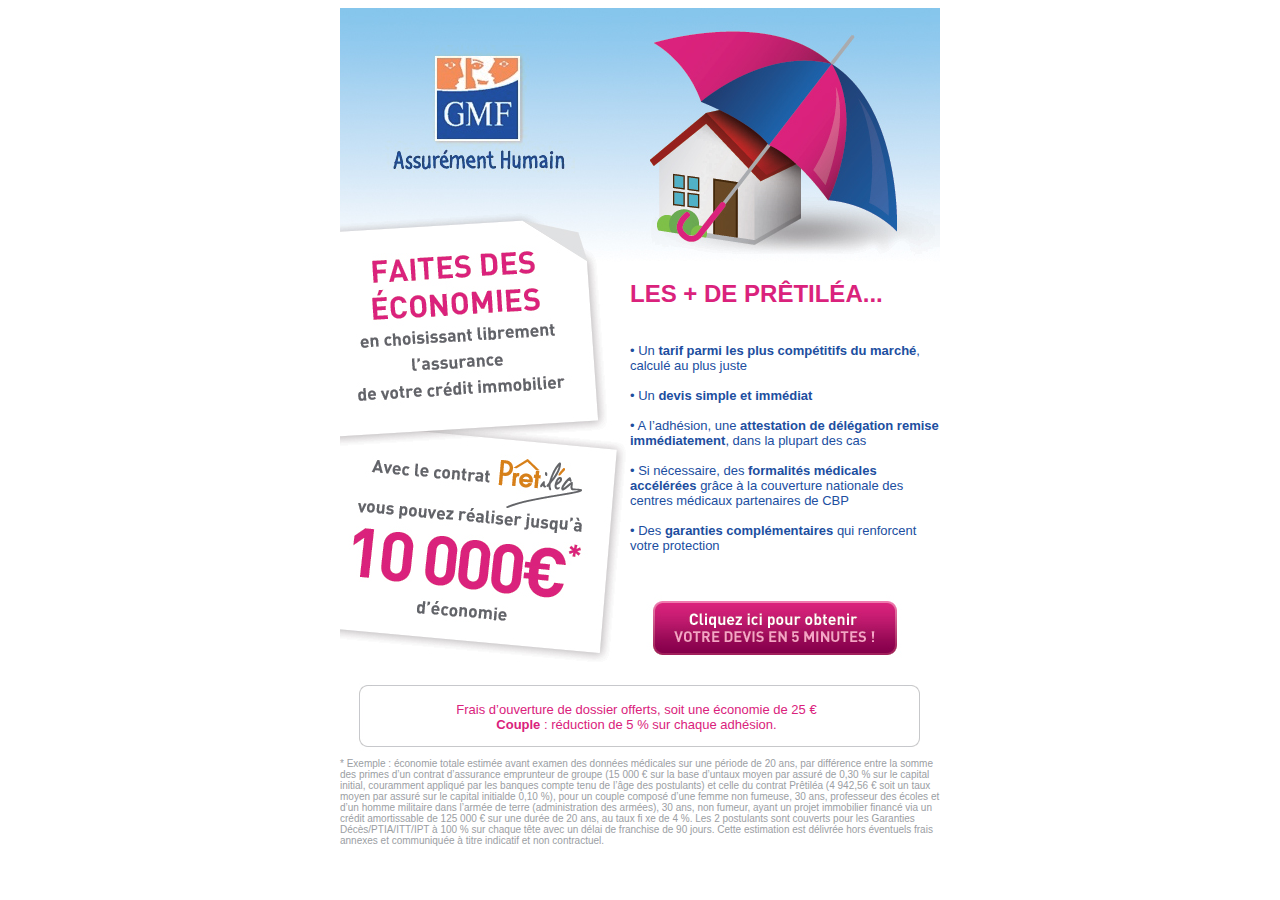
<file: Newsletters/GMF/index.html>
<!DOCTYPE HTML PUBLIC "-//W3C//DTD HTML 4.01 Transitional//EN" "http://www.w3.org/TR/html4/loose.dtd">
<html>
  <head>
    <meta http-equiv="Content-Type" content="text/html; charset=utf-8">
    <title>Newsletter GMF</title>
  </head>

  <body>
    <table width="600" border="0" cellspacing="0" cellpadding="0" align="center">
      <tr>
        <td colspan="4"><img src="assets/img/gmf_01.jpg" alt="decor" width="600" height="37"></td>
      </tr>
      <tr>
        <td width="290"><img src="assets/img/gmf_02.jpg" alt="decor" width="45" height="144"></td>
        <td width="290"><a href="#" title="GMF" target="_blank"><img src="assets/img/gmf_03.jpg" alt="GMF" width="190" height="144"></a></td>
        <td width="290"><img src="assets/img/gmf_04.jpg" alt="decor" width="55" height="144"></td>
        <td width="309"><img src="assets/img/gmf_05.jpg" alt="home01" width="310" height="144"></td>
      </tr>
      <tr>
        <td colspan="3"><img src="assets/img/gmf_06.jpg" alt="faire des economies" title="faire des economies" width="290" height="89"></td>
        <td><img src="assets/img/gmf_07.jpg" alt="decor" width="310" height="89"></td>
      </tr>
      <tr>
        <td height="394" width="290" colspan="3" rowspan="3"><img src="assets/img/gmf_08.jpg"  alt="faire des economies" title="faire des economies" width="290" height="394"></td>
        <td height="31"><font color="da227c" face="Arial, Helvetica, sans-serif"  size="5pt" style="text-transform:uppercase;"><b>Les + de Prêtiléa...</b></font></td>
      </tr>
      <tr>
        <td><font color="204e9f" face="Arial, Helvetica, sans-sherif" size="2">• Un <b>tarif parmi les plus compétitifs du marché</b>, calculé au plus juste<br><br>
          • Un <b>devis simple et immédiat</b><br><br>
          • A l’adhésion, une <b>attestation de délégation remise immédiatement</b>, dans la plupart des cas<br><br>
          • Si nécessaire, des <b>formalités médicales accélérées</b> grâce à la couverture nationale des centres médicaux partenaires de CBP<br><br>
          • Des <b>garanties complémentaires</b> qui renforcent votre protection</font>
        </td>
      </tr>
      <tr>
        <td height="86"><a href="#" title="devis" target="_blank"><img title="devis" alt="devis" src="assets/img/gmf_10.jpg" width="310" height="86"></a></td>
      </tr>
    </table>

    <table width="600" border="0" cellspacing="0" cellpadding="0" align="center">
		<tr>
		  <td width="85" height="86" rowspan="3"><img src="assets/img/gmf_11.jpg" alt="decor" width="85" height="86"></td>
		  <td width="315" height="23" ><img src="assets/img/gmf_12.jpg" alt="decor" width="423" height="23"></td>
		  <td width="200" height="86" rowspan="3"><img src="assets/img/gmf_13.jpg" alt="decor" width="92" height="86"></td>
		</tr>
		<tr>
		  <td height="43"><center><font color="da227c" face="Arial, Helvetica, sans-sherif" size="2">Frais d’ouverture de dossier offerts, soit une économie de 25 €<br>
		  <b>Couple</b> : réduction de 5 % sur chaque adhésion.</font></center></td>
		</tr>
		
		<tr>
		  <td><img src="assets/img/gmf_15.jpg" alt="decor" width="423" height="20"></td>
		</tr>
		<tr>
		  <td colspan="3"><font color="9b9ea3" face="Arial, Helvetica, sans-sherif" size="1">* Exemple : économie totale estimée avant examen des données médicales sur une période de 20 ans, par différence entre la somme des primes d’un contrat d’assurance emprunteur de groupe (15 000 € sur la base d’untaux moyen par assuré de 0,30 % sur le capital initial, couramment appliqué par les banques compte tenu de l’âge des postulants) et celle du contrat Prêtiléa (4 942,56 € soit un taux moyen par assuré sur le capital initialde 0,10 %), pour un couple composé d’une femme non fumeuse, 30 ans, professeur des écoles et d’un homme militaire dans l’armée de terre (administration des armées), 30 ans, non fumeur, ayant un projet immobilier financé via un crédit amortissable de 125 000 € sur une durée de 20 ans, au taux fi xe de 4 %. Les 2 postulants sont couverts pour les Garanties Décès/PTIA/ITT/IPT à 100 % sur chaque tête avec un délai de franchise de 90 jours. Cette estimation est délivrée hors éventuels frais annexes et communiquée à titre indicatif et non contractuel.</font></td>
		</tr>
	</table>
</body>
</html>
</file>
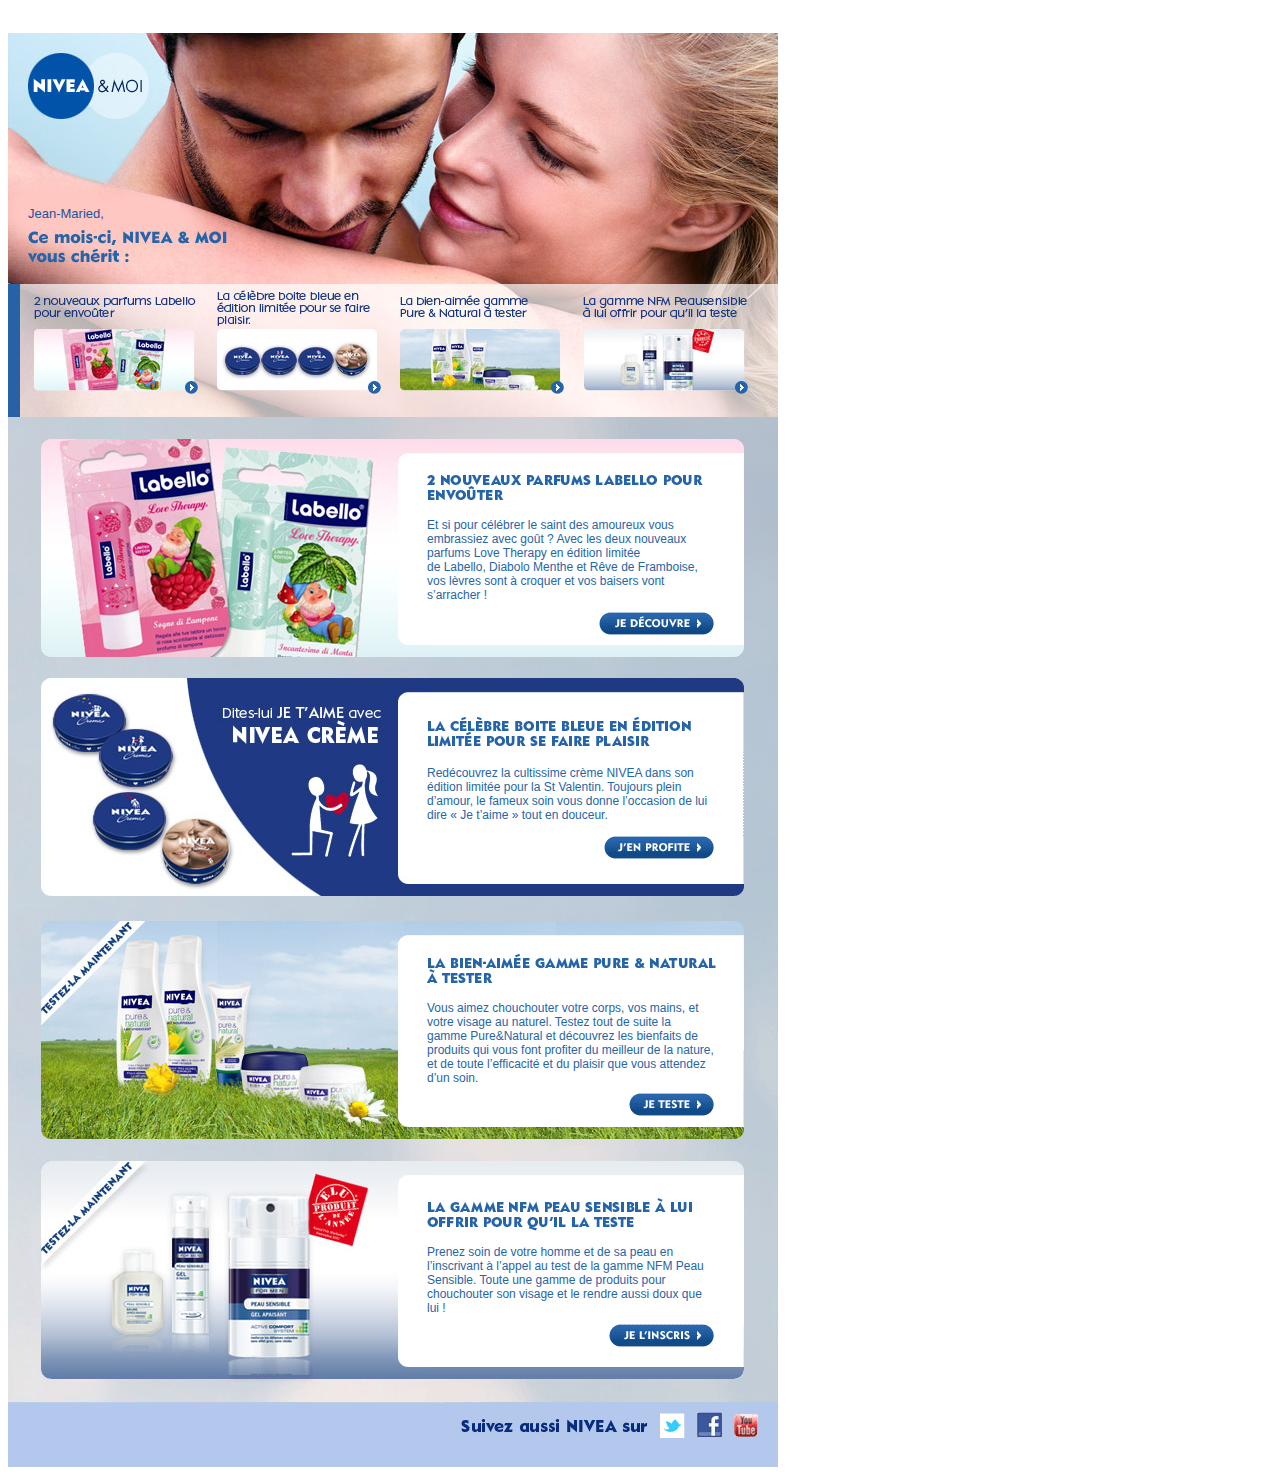
<file: Newsletters/NETM/index.html>
<!DOCTYPE HTML PUBLIC "-//W3C//DTD HTML 4.01 Transitional//EN"
"http://www.w3.org/TR/html4/loose.dtd">
<html>
<head>

<style type="text/css">
.texte_art {
	font-size: 12px;
	font-family: Arial, Helvetica, sans-serif;
	color: #2665a8;
}
</style>
<meta http-equiv="Content-Type" content="text/html; charset=utf-8">
</head>
<body>

		
<table width="770px" border="0" cellspacing="0" cellpadding="0">
<tr width="770px" height="25px" bgcolor="#cecece">
  			
        </tr>
  <tr>
    <td><table width="770" border="0" align="center" cellpadding="0" cellspacing="0">
      <tr>
        <td height="170" colspan="2"><a href="#" target="_blank"><img src="assets/img/niveau-header_01.jpg" alt="Nivea &amp; moi" width="172" height="170" border="0" style="display:block;"></a></td>
        <td width="598" height="251" rowspan="3"><a href="#" target="_blank"><img src="assets/img/niveau-header_02.jpg" alt="Nivea &amp; moi" width="598" height="251" border="0" style="display:block;"></a></td>
      </tr>
      <tr>
        <td width="20" bgcolor="#fec7c1"><a href="#" target="_blank"><img src="assets/img/niveau-header_03.png" alt="Nivea &amp; moi" width="20" height="21" border="0" style="display:block;"></a></td>
        <td width="152" height="21" bgcolor="#fec7c1"><font color="#1d539e" size="2" face="Arial, Helvetica, sans-serif">Jean-Maried,</font></td>
      </tr>
      <tr>
        <td height="60" colspan="2"><a href="#" target="_blank"><img src="assets/img/niveau-header_05.jpg" alt="Nivea &amp; moi" width="172" height="60" border="0" style="display:block;"></a></td>
      </tr>
    </table></td>
  </tr>
</table>
<table width="770" border="0" cellpadding="0" cellspacing="0">
  <tr>
    <td width="201" height="133" ><img src="assets/img/nivea-fevrier_07.jpg" width="201" height="133"></td>
    <td width="181"><img src="assets/img/nivea-fevrier_08.jpg" width="181" height="133"></td>
    <td width="171"><img src="assets/img/nivea-fevrier_09.jpg" width="181" height="133"></td>
    <td><img src="assets/img/nivea-fevrier_10.jpg" width="207" height="133"></td>
  </tr>
</table>
<table width="770" border="0" cellspacing="0" cellpadding="0">
  <tr>
    <td width="419" rowspan="3"><img src="assets/img/nivea-fevrier_11.jpg" width="419" height="252"></td>
    <td colspan="2"><img src="assets/img/nivea-fevrier_12.png" width="351" height="90"></td>
  </tr>
  <tr>
    <td width="287" height="100" class="texte_art">Et si pour célébrer le saint des amoureux vous embrassiez avec goût ? Avec les deux nouveaux parfums Love Therapy en édition limitée<br>
    de Labello, Diabolo Menthe et Rêve de Framboise, vos lèvres sont à croquer et vos baisers vont s’arracher !</td>
    <td width="64"><img src="assets/img/nivea-fevrier_14.png" width="64" height="105"></td>
  </tr>
  <tr>
    <td colspan="2"><img src="assets/img/nivea-fevrier_15.png" width="351" height="57"></td>
  </tr>
    <tr>
    <td width="419" rowspan="3"><img src="assets/img/nivea-fevrier_16.jpg" width="419" height="242"></td>
    <td colspan="2"><img src="assets/img/nivea-fevrier_17.png" width="351" height="83"></td>
  </tr>
  <tr>
    <td width="287" height="84" class="texte_art">Redécouvrez la cultissime crème NIVEA dans son édition limitée pour la St Valentin. Toujours plein d’amour, le fameux soin vous donne l’occasion de lui dire « Je t’aime » tout en douceur.</td>
    <td width="64"><img src="assets/img/nivea-fevrier_19.png" width="64" height="84"></td>
  </tr>
  <tr>
    <td colspan="2"><img src="assets/img/nivea-fevrier_20.png" width="351" height="75"></td>
  </tr>
    <tr>
    <td width="419" rowspan="3"><img src="assets/img/nivea-fevrier_21.jpg" width="419" height="239"></td>
    <td colspan="2"><img src="assets/img/nivea-fevrier_22.png" width="351" height="82"></td>
  </tr>
  <tr>
    <td width="287" height="100" class="texte_art">Vous aimez chouchouter votre corps, vos mains, et votre visage au naturel. Testez tout de suite la gamme Pure&amp;Natural et découvrez les bienfaits de produits qui vous font profiter du meilleur de la nature, et de toute l’efficacité et du plaisir que vous attendez d’un soin.</td>
    <td width="64"><img src="assets/img/nivea-fevrier_24.png" width="64" height="100"></td>
  </tr>
  <tr>
    <td colspan="2"><img src="assets/img/nivea-fevrier_25.png" width="351" height="57"></td>
  </tr>
    <tr>
    <td width="419" rowspan="3"><img src="assets/img/nivea-fevrier_26.jpg" width="419" height="253"></td>
    <td colspan="2"><img src="assets/img/nivea-fevrier_27.png" width="351" height="86"></td>
  </tr>
  <tr>
    <td width="287" height="88" class="texte_art">Prenez soin de votre homme et de sa peau en l’inscrivant à l’appel au test de la gamme NFM Peau Sensible. Toute une gamme de produits pour chouchouter son visage et le rendre aussi doux que lui !</td>
    <td width="64"><img src="assets/img/nivea-fevrier_29.png" width="64" height="88"></td>
  </tr>
  <tr>
    <td height="79" colspan="2"><img src="assets/img/nivea-fevrier_30.png" width="351" height="79"></td>
  </tr>
</table>
<table width="770" border="0" cellspacing="0" cellpadding="0">
  <tr>
    <td width="683"><img src="assets/img/nivea-fevrier_31.png" width="648" height="46"></td>
    <td width="36"><img src="assets/img/nivea-fevrier_32.png" width="35" height="46"></td>
    <td width="39"><img src="assets/img/nivea-fevrier_33.png" width="35" height="46"></td>
    <td width="12"><img src="assets/img/nivea-fevrier_34.png" width="52" height="46"></td>
  </tr>
  <tr bgcolor="#b4c8ed">
    <td>&nbsp;</td>
    <td>&nbsp;</td>
    <td>&nbsp;</td>
    <td>&nbsp;</td>
  </tr>
</table>



















</body>
</html>
</file>
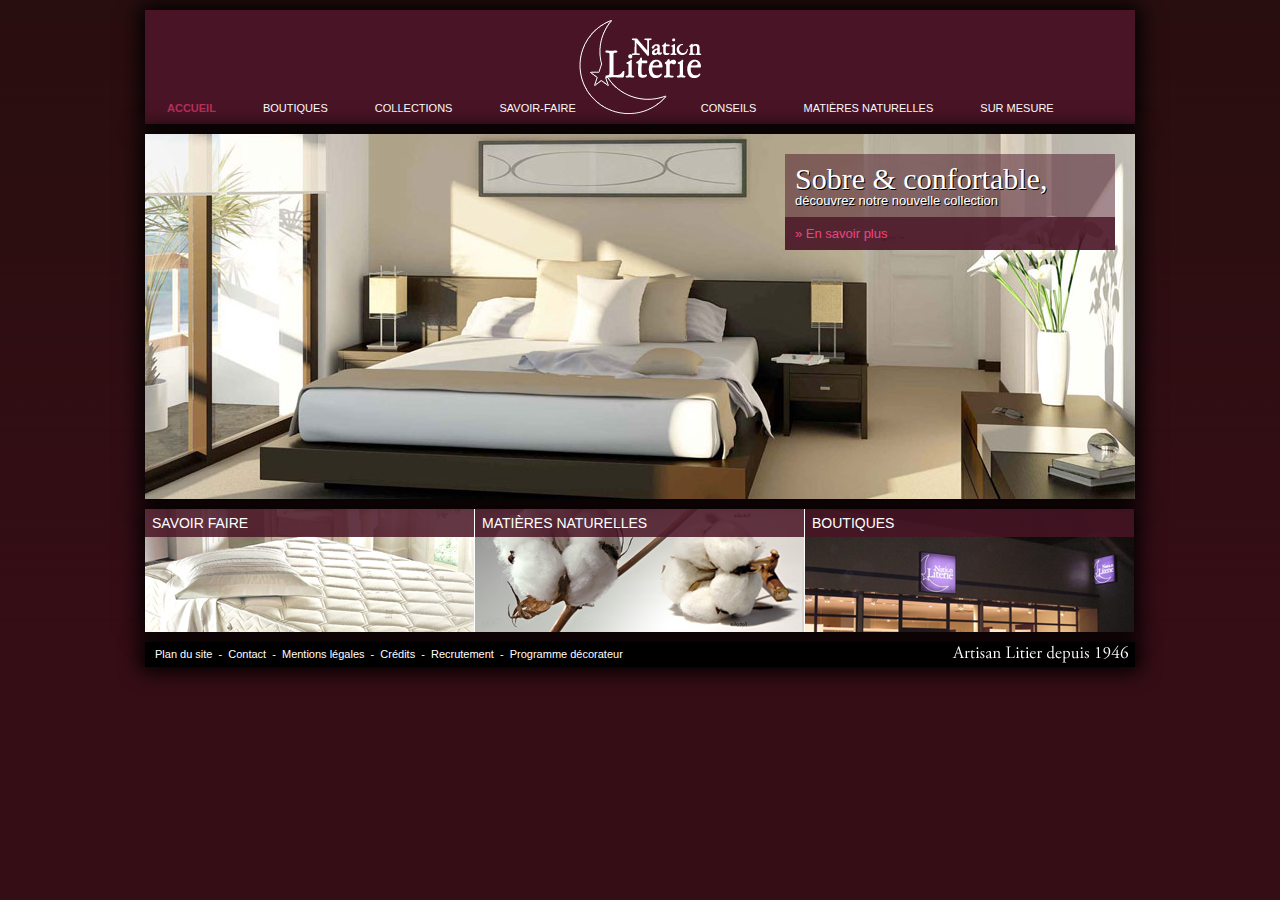
<file: Web/Nation-literie/index.html>
<!DOCTYPE html PUBLIC "-//W3C//DTD XHTML 1.0 Transitional//EN" "http://www.w3.org/TR/xhtml1/DTD/xhtml1-transitional.dtd">
<html xmlns="http://www.w3.org/1999/xhtml">
<head>
<meta http-equiv="Content-Type" content="text/html; charset=utf-8" />
<title>Nation Literie</title>
<link href="assets/css/reset.css" rel="stylesheet" type="text/css" />
<link href="assets/css/styles2.css" rel="stylesheet" type="text/css" />
</head>

<body class="homepage">

<div id="wrapper">
    <div id="header">
        <div id="logo"><a href=""><img src="assets/img/logo.png" alt="logo nation literie" /></a></div>
        <ul id="nav">
            <li class="active"><a href="">Accueil</a></li>
            <li><a href="">Boutiques</a></li>
            <li><a href="">Collections</a></li>
            <li class="space"><a href="">Savoir-faire</a></li>
            <li><a href="">Conseils</a></li>
            <li><a href="">matières naturelles</a></li>
            <li><a href="">Sur Mesure</a></li>
        </ul>
    </div><!-- FIN header -->
    <div id="content">
    	<h1>Nation Literie, artisan litier depuis 1946</h1>
        <a href=""><img src="assets/img/visual.jpg" alt="" /></a>
        <div class="text">
            <h2><span>Sobre &amp; confortable,</span> découvrez notre nouvelle collection</h2>
            <a href="">&raquo; En savoir plus</a>
        </div>
    </div><!-- FIN content -->
    <div id="boxes">
        <div class="box">
            <h3>Savoir Faire</h3>
            <a href=""><img src="assets/img/savoir-faire.jpg" alt="" /></a>
        </div>
        <div class="box">
            <h3>Matières Naturelles</h3>
            <a href=""><img src="assets/img/matieres-naturelles.jpg" alt="" /></a>
        </div>
        <div class="box last">
            <h3>Boutiques</h3>
            <a href=""><img src="assets/img/boutiques.jpg" alt="" /></a>
        </div>
    </div><!-- FIN boxes -->
    <div id="footer">
        <a href="">Plan du site</a> - <a href="">Contact</a> - <a href="">Mentions légales</a> - <a href="">Crédits</a> - <a href="">Recrutement</a> - <a href="">Programme décorateur</a>
        <p>Artisan litier depuis 1946</p>
    </div><!-- FIN footer -->
</div><!-- FIN wrapper -->

</body>
</html>
</file>
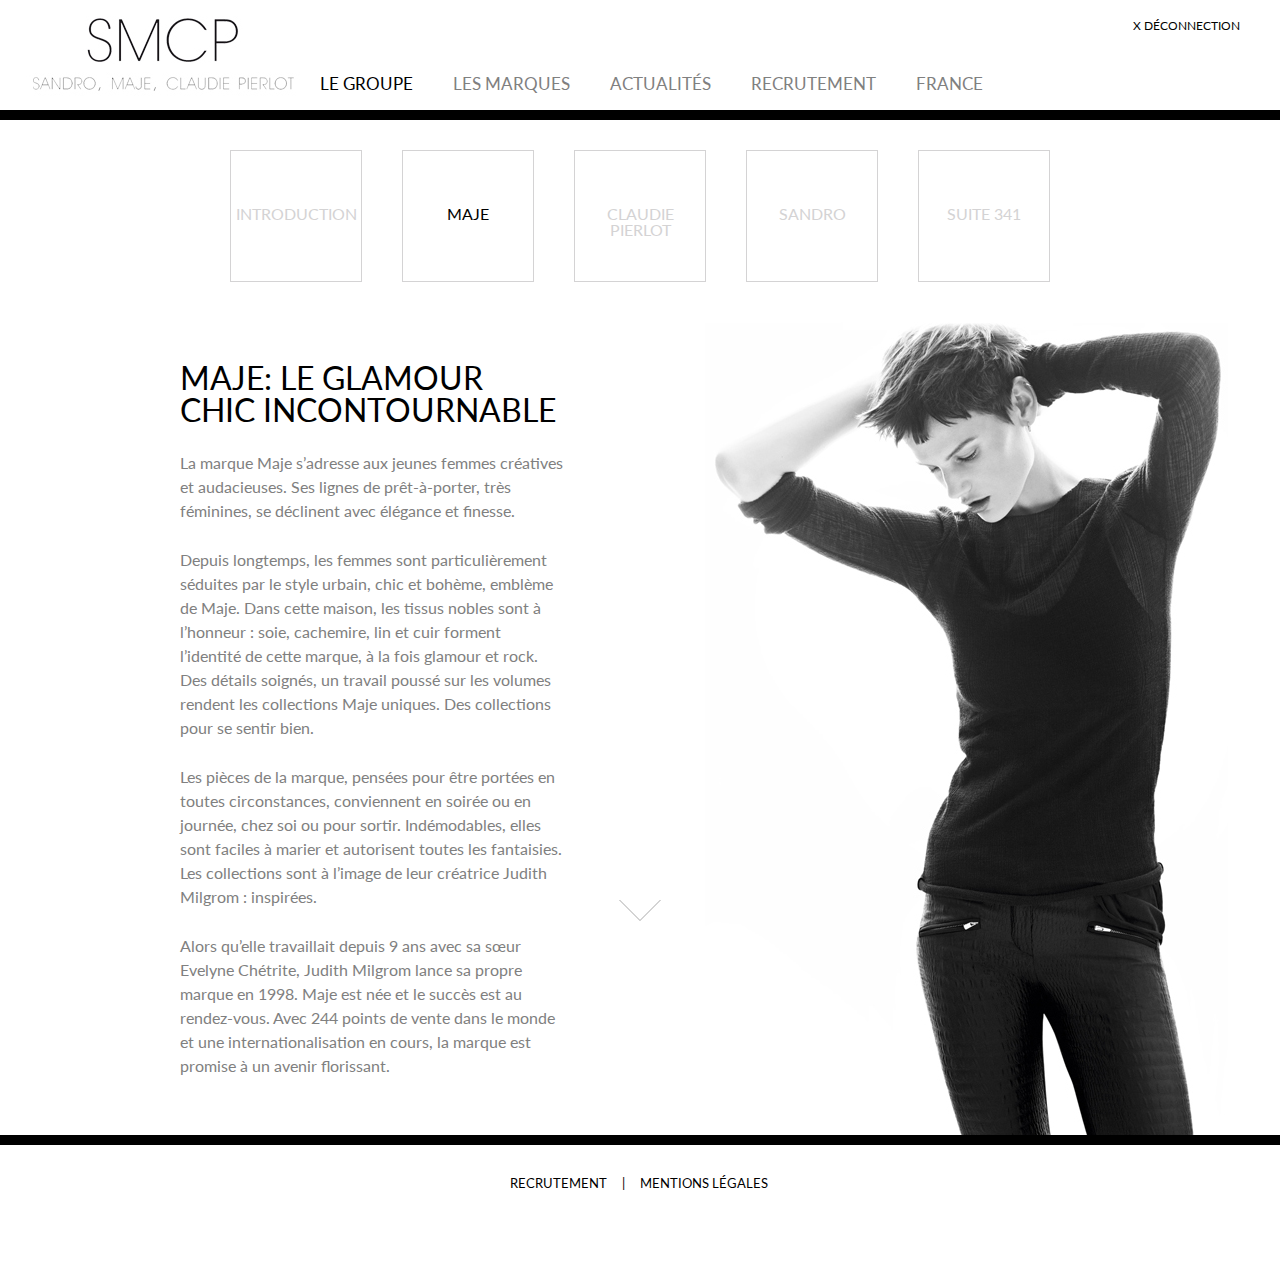
<file: Web/SMCP/index.html>
<!DOCTYPE html PUBLIC "-//W3C//DTD XHTML 1.0 Strict//EN" "http://www.w3.org/TR/xhtml1/DTD/xhtml1-strict.dtd">
<html xmlns="http://www.w3.org/1999/xhtml" xml:lang="fr" lang="fr">
	<head>
    	<title>SMCP</title>
     	<meta http-equiv="Content-Type" content="text/html; charset=utf-8" />
     	<link href="assets/css/reset.css" rel="stylesheet" type="text/css" />
     	<link href='http://fonts.googleapis.com/css?family=Lato' rel='stylesheet' type='text/css' >
     	<link href="assets/css/styles.css" rel="stylesheet" type="text/css" />
	</head>
	<body>
		<!-- Début body -->
		<div id="my_body">

			<!-- Début header -->
			<div id="header">
				<img id="logo" alt="logo" src="assets/img/logo.jpg" />
				<div id="nav_header">
					<ul>
						<li class="nav_header_active"><a class="l_nav_header_active" href="#">le groupe</a></li>
						<li class="nav_header"><a class="l_nav_header" href="#">les marques</a></li>
						<li class="nav_header"><a class="l_nav_header" href="#">actualités</a></li>
						<li class="nav_header"><a class="l_nav_header" href="#">recrutement</a></li>
						<li class="nav_header"><a class="l_nav_header" href="#">france</a></li>
					</ul>
				</div>
				<a id="deco" href="#">x déconnection</a>
			</div>
			<!-- Fin header -->
			<div class="clear_l"></div>
			<div class="barre" id="barre_h"></div>	<!-- Barre de séparation header/nav -->
			<!-- Début nav -->
			<div id="nav">
				<ul id="nav_content">
					<li id="first_nav" class="nav"><a class="l_nav" title="intro" src="#">introduction</a></li>
					<li id="nav_active"class="nav"><a class="l_nav_active" title="maje" src="#">maje</a></li>
					<li class="nav"><a class="l_nav" title="pierlot" src="#">claudie pierlot</a></li>
					<li class="nav"><a class="l_nav" title="sandro" src="#">sandro</a></li>
					<li class="nav"><a class="l_nav" title="suite_341" src="#">suite 341</a></li>
				<ul>
			</div>
			<!-- Fin nav -->

			<div class="clear_l"></div>

			<!-- Début du content -->
			<div id="content">
				<!-- Début section gauche -->
				<div id="section_l">
					<h2>maje: le glamour chic incontournable</h2>
					<p>La marque Maje s’adresse aux jeunes femmes créatives et audacieuses. Ses lignes de prêt-à-porter, très féminines, se déclinent avec élégance et finesse.</p>
					<p>Depuis longtemps, les femmes sont particulièrement séduites par le style urbain, chic et bohème, emblème de Maje. Dans cette maison, les tissus nobles sont à l’honneur : soie, cachemire, lin et cuir forment l’identité de cette marque, à la fois glamour et rock. Des détails soignés, un travail poussé sur les volumes rendent les collections Maje uniques. Des collections pour se sentir bien.</p>
					<p>Les pièces de la marque, pensées pour être portées en toutes circonstances, conviennent en soirée ou en journée, chez soi ou pour sortir. Indémodables, elles sont faciles à marier et autorisent toutes les fantaisies. Les collections sont à l’image de leur créatrice Judith Milgrom : inspirées.</p>
					<p>Alors qu’elle travaillait depuis 9 ans avec sa sœur Evelyne Chétrite, Judith Milgrom lance sa propre marque en 1998. Maje est née et le succès est au rendez-vous. Avec 244 points de vente dans le monde et une internationalisation en cours, la marque est promise à un avenir florissant.</p>
				</div>
				<!-- Fin section left -->

				<!-- Début section right -->
				<div id="section_r">
					<img alt="illustration" src="assets/img/photo.jpg" />
				</div>
				<!-- Fin section right -->
			</div>
			<!-- Fin du content -->
			<div class="clear_l"></div>
			<!-- Début footer -->
			<div id="footer">
				<div id="nav_footer">
					<ul>
						<li><a title="recrutement" src="#">recrutement</a></li>
						<li id="sep">|</li>
						<li><a title="légales" src="#">mentions légales</a></li>
					<ul>
				</div>
			</div>
			<!-- Fin footer -->
		</div>
		<!-- Fin body -->

		<div class="barre" id="barre_b"></div>	<!-- Barre de séparation content/footer -->
	</body>
</html>
</file>
<file: Web/Nation-literie/assets/css/styles2.css>
/* CSS Document */

body { background:url(../img/bg.jpg) repeat-x 0 0 #350d15;}

#wrapper { width:990px; margin:10px auto;}


#header { background:#491426; -webkit-box-shadow: 0px 0px 20px 5px #000; -moz-box-shadow: 0px 0px 20px 5px #000; box-shadow: 0px 0px 20px 5px #000; margin-bottom:10px; height:114px; position:relative;}
#header #logo { width:123px; margin:0 auto; padding:10px 0;}
#header #nav { position: absolute; bottom:10px;}
#header #nav li { display:inline; margin:0 22px; text-transform:uppercase;}
#header #nav li.space { margin-right:100px;}
#header #nav li a { color:#fff;}
#header #nav li.active a  { color:#b6305c; font-weight:bold;}
#header #nav li a:hover  { color:#b6305c; }


#content { margin-bottom:10px; position:relative; -webkit-box-shadow: 0px 0px 20px 5px #000; -moz-box-shadow: 0px 0px 20px 5px #000; box-shadow: 0px 0px 20px 5px #000;}
#content h1 { font-size:22px; color:#87445c;}
.homepage #content h1 { position:absolute; left:-99999px;}
#content .text { position:absolute; top:20px; right:20px; width:330px; }
#content .text h2 { padding:10px; text-shadow:1px 1px 0 #000; filter: dropshadow(color=#000, offx=1, offy=1); background:#8f7072; background-color: rgba(73, 20, 38, 0.5); color:#fff; font-size:13px;}
#content .text h2 span { display:block;font-family:"Times New Roman", Times, serif; font-size:30px;}
#content .text a { display:block; padding:10px; background:#542332; background-color: rgba(73, 20, 38, 0.9); color:#f1447f; font-size:13px; }

#boxes { margin-bottom:10px; float:left; -webkit-box-shadow: 0px 0px 20px 5px #000; -moz-box-shadow: 0px 0px 20px 5px #000; box-shadow: 0px 0px 20px 5px #000; }
#boxes .box { float:left; background:#dad5cf; overflow: hidden; position:relative; width:329px; border-right:1px solid #fff;}
#boxes .last { border:0;}
#boxes .box h3 { position:absolute; width:315px; top:0; left:0; background:#643746; background-color: rgba(73, 20, 38, 0.85); padding:7px; color:#fff; text-transform:uppercase; font-size:14px;}


#footer { clear:left; background:#000; -webkit-box-shadow: 0px 0px 20px 5px #000; -moz-box-shadow: 0px 0px 20px 5px #000; box-shadow: 0px 0px 20px 5px #000; color:#FFF; padding:7px;}
#footer a { color:#FFF; margin:0 3px;}
#footer p { float:right; background:url(../img/baseline.jpg) no-repeat 0 0; height:18px; width:176px; text-indent:-99999px; margin-top:-4px;}
</file>
<file: Web/SMCP/assets/css/styles.css>
/* Début commun */
body {
	font-family: 'Lato', sans-serif;
}
.barre {
	background-color: black;
	width: 100%;
	height: 10px;
}
#barre_h {

}
.clear_l {
	clear: left;
}
#deco {
	float: left;
}
h2 {
	font-size: 32px;
	margin-bottom: 5px;
	text-transform: uppercase;
}
li {
	float: left;
}
a {
	text-decoration: none;
	text-transform: uppercase;
}
p {
	color: #808080;
	font-size: 16px;
	line-height: 24px;
	margin-top: 25px;
}
/* Fin commun */

/* ************************* */

/* Début header */
#header {
	width: 1200px;
	margin-left: auto;
	margin-right: auto;
}
#logo {
	float: left;
	margin-left: -15px;
	margin-bottom: 10px;
}
#nav_header {
	float: left;
	margin-top: 75px;
	font-size: 17px;
}
.nav_header_active {
	margin-left: 20px;
	color: black;
}
.l_nav_header_active {
	color: black;
}
.nav_header {
	margin-left: 40px;
}
.l_nav_header {
	color: #808080;
} 
#deco {
	float: right;
	margin-top: 20px;
	font-size: 12px;
	color: black;
}
/* Fin header */

/* ************************* */

/* Début nav */
#nav {
	width: 820px;
	margin-left: auto;
	margin-right: auto;
}
#first_nav {
	margin-top: 30px;
	width: 130px;
	height: 75px;
	margin-left: 0px;
}/*
#nav_active {
	width: 130px;
	height: 75px;
	margin-top: 30px;
	margin-left: 40px;
	text-align: center;
	padding-top: 55px;
	border: 1px solid #a9a9a9;
}*/
.nav {
	width: 130px;
	height: 75px;
	margin-top: 30px;
	margin-left: 40px;
	text-align: center;
	padding-top: 55px;
	border: 1px solid #d4d3d4;
}
.l_nav {
	margin-top: 55px;
	font-size: 16px;
	color: #d4d3d4;
}
#img_active {
	width: 30px;
}
.l_nav_active {
	position: relative;
	margin-top: 55px;
	font-size: 16px;
	color: black;
}
#nav_active:after, #nav_active:before { 
	top: 100%; 
	left: 50%; 
	border: solid transparent; 
	content: " "; 
	height: 130; 
	width: 75; 
	position: absolute; 
	pointer-events: none; 
} 
#nav_active:after { 
	border-color: rgba(255, 255, 255, 0); 
	border-top-color: #fff; 
	border-width: 20px; 
	margin-left: -20px; 
} 
#nav_active:before { 
	border-color: rgba(169, 169, 169, 0); 
	border-top-color: #a9a9a9; 
	border-width: 21px; 
	margin-left: -21px; 
}
.nav_hover:after, ..nav_hover:before { 
	top: 100%; 
	left: 50%; 
	border: solid transparent; 
	content: " "; 
	height: 0; 
	width: 0; 
	position: absolute; 
	pointer-events: 
	none; 
}
.nav_hover:after { 
	border-color: rgba(255, 255, 255, 0); 
	border-top-color: #fff; 
	border-width: 20px; 
	margin-left: -20px; 
	} 
.nav_hover:before { border-color: rgba(169, 169, 169, 0); border-top-color: #a9a9a9; border-width: 21px; margin-left: -21px; }
.nav:hover {
	border-color: #a9a9a9;
}
/* Fin nav */

/* ************************* */

/* Début content */
#content {
	width: 1200px;
	margin-top: 40px;
	margin-left: auto;
	margin-right: auto;
}
#section_l {
	float: left;
	width: 385px;
	margin-top: 40px;
	margin-left: 140px;
}
#section_r {
	float: left;
	width: 530px;
	margin-left: 140px;
}
/* Fin content */

/* ************************* */

/* Début footer */
#barre_b {
	margin-top: -137px;
}
#footer {
	width: 260px;
	margin-top: 40px;
	margin-left: auto;
	margin-right: auto;
	font-size: 13px;
	padding-bottom: 95px;
}
#sep {
	margin-left: 15px;
	margin-right: 15px;
}
/* Fin footer */
</file>
